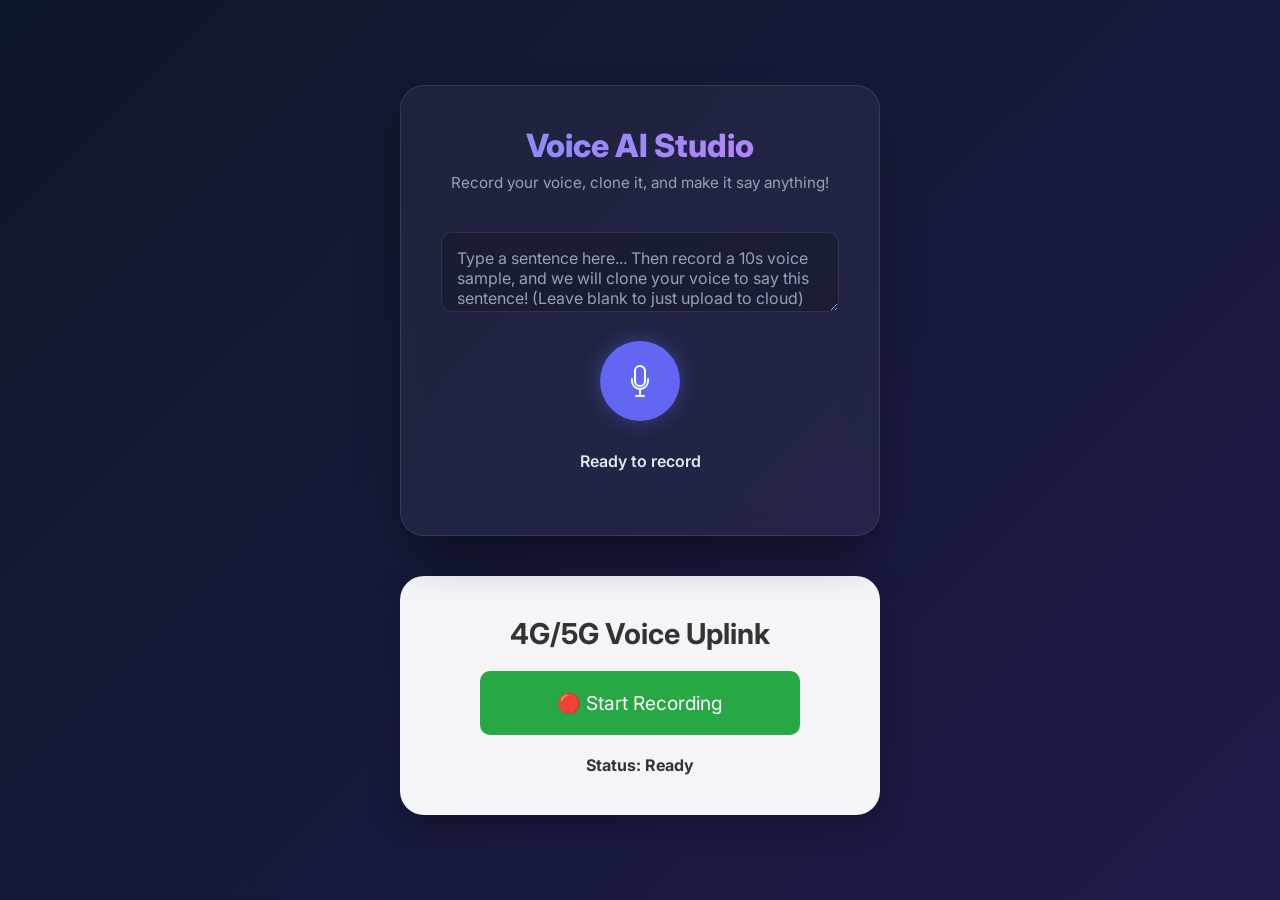
<file: public/index.html>
<!DOCTYPE html>
<html lang="en">

<head>
    <meta charset="UTF-8">
    <meta name="viewport" content="width=device-width, initial-scale=1.0">
    <title>Integrated Voice App</title>
    <link href="https://fonts.googleapis.com/css2?family=Inter:wght@400;600;800&display=swap" rel="stylesheet">
    <style>
        :root {
            --primary-color: #6366f1;
            --primary-hover: #4f46e5;
            --danger-color: #ef4444;
            --danger-hover: #dc2626;
            --bg-gradient: linear-gradient(135deg, #0f172a 0%, #1e1b4b 100%);
            --glass-bg: rgba(255, 255, 255, 0.05);
            --glass-border: rgba(255, 255, 255, 0.1);
            --text-main: #f8fafc;
            --text-muted: #94a3b8;
        }

        * {
            box-sizing: border-box;
            margin: 0;
            padding: 0;
            font-family: 'Inter', sans-serif;
        }

        body {
            background: var(--bg-gradient);
            color: var(--text-main);
            min-height: 100vh;
            display: flex;
            flex-direction: column;
            align-items: center;
            justify-content: center;
            padding: 40px 20px;
            gap: 40px;
        }

        /* --- Voice AI Studio Styles --- */
        .recorder-container {
            background: var(--glass-bg);
            backdrop-filter: blur(16px);
            -webkit-backdrop-filter: blur(16px);
            border: 1px solid var(--glass-border);
            border-radius: 24px;
            padding: 40px;
            width: 100%;
            max-width: 480px;
            text-align: center;
            box-shadow: 0 25px 50px -12px rgba(0, 0, 0, 0.5);
            transition: all 0.3s ease;
        }

        .recorder-container:hover {
            border-color: rgba(255, 255, 255, 0.2);
            transform: translateY(-5px);
        }

        .header h1 {
            font-size: 2rem;
            font-weight: 800;
            margin-bottom: 8px;
            background: linear-gradient(to right, #818cf8, #c084fc);
            -webkit-background-clip: text;
            -webkit-text-fill-color: transparent;
        }

        .header p {
            color: var(--text-muted);
            font-size: 0.95rem;
            margin-bottom: 40px;
        }

        .record-button-wrapper {
            position: relative;
            display: inline-flex;
            justify-content: center;
            align-items: center;
            margin-bottom: 30px;
        }

        .record-btn {
            width: 80px;
            height: 80px;
            border-radius: 50%;
            border: none;
            background: var(--primary-color);
            color: white;
            font-size: 1.5rem;
            cursor: pointer;
            display: flex;
            align-items: center;
            justify-content: center;
            transition: all 0.3s cubic-bezier(0.4, 0, 0.2, 1);
            outline: none;
            position: relative;
            z-index: 2;
            box-shadow: 0 0 20px rgba(99, 102, 241, 0.4);
        }

        .record-btn:hover {
            transform: scale(1.05);
            background: var(--primary-hover);
        }

        .record-btn.recording {
            background: var(--danger-color);
            animation: pulse-danger 1.5s infinite;
            box-shadow: 0 0 20px rgba(239, 68, 68, 0.6);
        }

        .record-btn.recording:hover {
            background: var(--danger-hover);
        }

        .ripple {
            position: absolute;
            width: 80px;
            height: 80px;
            border-radius: 50%;
            background: var(--danger-color);
            opacity: 0;
            z-index: 1;
        }

        .record-btn.recording~.ripple {
            animation: ripple-effect 1.5s infinite;
        }

        @keyframes pulse-danger {
            0% { transform: scale(1); }
            50% { transform: scale(0.95); }
            100% { transform: scale(1); }
        }

        @keyframes ripple-effect {
            0% { transform: scale(1); opacity: 0.6; }
            100% { transform: scale(2); opacity: 0; }
        }

        .status-display {
            font-size: 1rem;
            font-weight: 600;
            margin-bottom: 20px;
            min-height: 24px;
            color: #e2e8f0;
        }

        .timer {
            font-family: monospace;
            font-size: 1.25rem;
            color: #cbd5e1;
            margin-bottom: 20px;
            display: none;
        }

        .timer.active {
            display: block;
        }

        .result-container {
            margin-top: 20px;
            padding: 15px;
            background: rgba(0, 0, 0, 0.2);
            border-radius: 12px;
            display: none;
            word-break: break-all;
        }

        .result-container.show {
            display: block;
            animation: slide-up 0.4s ease forwards;
        }

        @keyframes slide-up {
            from { opacity: 0; transform: translateY(10px); }
            to { opacity: 1; transform: translateY(0); }
        }

        .audio-player-container {
            margin-top: 20px;
            display: none;
        }

        .audio-player-container.show {
            display: block;
        }

        audio {
            width: 100%;
            height: 40px;
            border-radius: 20px;
        }

        audio::-webkit-media-controls-panel {
            background-color: var(--glass-bg);
            color: white;
        }
        
        .text-input {
            width: 100%;
            padding: 15px;
            border-radius: 12px;
            background: rgba(0, 0, 0, 0.2);
            border: 1px solid var(--glass-border);
            color: var(--text-main);
            font-size: 1rem;
            margin-bottom: 25px;
            resize: vertical;
            min-height: 80px;
            transition: all 0.3s ease;
        }
        .text-input::placeholder {
            color: var(--text-muted);
        }
        .text-input:focus {
            outline: none;
            border-color: var(--primary-color);
            background: rgba(0, 0, 0, 0.3);
            box-shadow: 0 0 10px rgba(99, 102, 241, 0.3);
        }

        /* --- Legacy Simple Voice Recorder Styles --- */
        .simple-card {
            background: #f4f4f9;
            color: #333;
            border-radius: 24px;
            padding: 40px;
            width: 100%;
            max-width: 480px;
            text-align: center;
            box-shadow: 0 10px 30px rgba(0, 0, 0, 0.3);
        }
        
        .simple-card h2 {
            font-size: 1.8rem;
            margin-bottom: 20px;
        }

        .simple-btn {
            width: 80%;
            padding: 20px;
            margin: 10px auto;
            font-size: 1.2rem;
            border-radius: 10px;
            border: none;
            color: white;
            transition: 0.3s;
            cursor: pointer;
            display: block;
        }

        #startBtn {
            background: #28a745;
        }

        #stopBtn {
            background: #dc3545;
            display: none;
        }

        #simpleStatusText {
            font-weight: bold;
            color: #333;
            margin-top: 20px;
            font-size: 1rem;
        }
    </style>
</head>

<body>

    <!-- UI 1: Voice AI Studio -->
    <div class="recorder-container">
        <div class="header">
            <h1>Voice AI Studio</h1>
            <p>Record your voice, clone it, and make it say anything!</p>
        </div>

        <textarea id="sentenceInput" class="text-input" placeholder="Type a sentence here... Then record a 10s voice sample, and we will clone your voice to say this sentence! (Leave blank to just upload to cloud)"></textarea>

        <div class="record-button-wrapper">
            <button class="record-btn" id="studioRecordBtn" title="Start Recording">
                <svg width="24" height="32" viewBox="0 0 24 32" fill="none" xmlns="http://www.w3.org/2000/svg"
                    id="micIcon">
                    <path
                        d="M12 21C14.7614 21 17 18.7614 17 16V6C17 3.23858 14.7614 1 12 1C9.23858 1 7 3.23858 7 6V16C7 18.7614 9.23858 21 12 21Z"
                        stroke="currentColor" stroke-width="2" stroke-linecap="round" stroke-linejoin="round" />
                    <path d="M4 14V16C4 20.4183 7.58172 24 12 24M20 14V16C20 20.4183 16.4183 24 12 24M12 24V31M8 31H16"
                        stroke="currentColor" stroke-width="2" stroke-linecap="round" stroke-linejoin="round" />
                </svg>
                <svg width="24" height="24" viewBox="0 0 24 24" fill="none" xmlns="http://www.w3.org/2000/svg"
                    id="stopIcon" style="display: none;">
                    <rect x="4" y="4" width="16" height="16" rx="2" fill="currentColor" />
                </svg>
            </button>
            <div class="ripple"></div>
        </div>

        <div class="timer" id="timerDisplay">00:00</div>
        <div class="status-display" id="studioStatusText">Ready to record</div>

        <div class="audio-player-container" id="playerContainer">
            <audio id="audioPlayback" controls></audio>
        </div>

        <div class="result-container" id="resultBox">
            <p style="color: #4ade80; margin-bottom: 8px;">Upload Success!</p>
            <a href="#" id="resultLink" target="_blank"
                style="color: #60a5fa; text-decoration: none; font-size: 0.9rem;">View Uploaded File</a>
        </div>
    </div>

    <!-- UI 2: Voice Recorder (Original) -->
    <div class="simple-card">
        <h2>4G/5G Voice Uplink</h2>
        <button class="simple-btn" id="startBtn">🔴 Start Recording</button>
        <button class="simple-btn" id="stopBtn">⏹ Stop & Send</button>
        <p id="simpleStatusText">Status: Ready</p>
    </div>

    <script>
        // ==========================================
        // 1. Voice AI Studio Logic
        // ==========================================
        let studioRecorder = null;
        let studioChunks = [];
        let isRecording = false;
        let timerInterval = null;
        let seconds = 0;

        const studioRecordBtn = document.getElementById('studioRecordBtn');
        const micIcon = document.getElementById('micIcon');
        const stopIcon = document.getElementById('stopIcon');
        const studioStatusText = document.getElementById('studioStatusText');
        const resultBox = document.getElementById('resultBox');
        const resultLink = document.getElementById('resultLink');
        const timerDisplay = document.getElementById('timerDisplay');
        const playerContainer = document.getElementById('playerContainer');
        const audioPlayback = document.getElementById('audioPlayback');

        function updateTimer() {
            seconds++;
            const mins = String(Math.floor(seconds / 60)).padStart(2, '0');
            const secs = String(seconds % 60).padStart(2, '0');
            timerDisplay.textContent = `${mins}:${secs}`;
        }

        studioRecordBtn.onclick = async () => {
            if (!isRecording) {
                try {
                    const stream = await navigator.mediaDevices.getUserMedia({ audio: true });
                    studioRecorder = new MediaRecorder(stream);
                    studioRecorder.ondataavailable = e => { if (e.data.size > 0) studioChunks.push(e.data); };
                    studioRecorder.onstop = processStudioAudio;
                    // start recording and capturing chunks every 10ms for stability
                    studioRecorder.start(10);

                    isRecording = true;
                    studioRecordBtn.classList.add('recording');
                    micIcon.style.display = 'none';
                    stopIcon.style.display = 'block';
                    studioStatusText.textContent = "Recording...";

                    resultBox.classList.remove('show');
                    playerContainer.classList.remove('show');
                    seconds = 0;
                    timerDisplay.textContent = "00:00";
                    timerDisplay.classList.add('active');
                    timerInterval = setInterval(updateTimer, 1000);
                } catch (err) {
                    console.error("Microphone error:", err);
                    studioStatusText.textContent = "Error: Please allow microphone access.";
                    studioStatusText.style.color = "var(--danger-color)";
                }
            } else {
                if (studioRecorder && studioRecorder.state !== 'inactive') {
                    studioRecorder.stop();
                    studioRecorder.stream.getTracks().forEach(track => track.stop());
                }
                clearInterval(timerInterval);
                timerDisplay.classList.remove('active');

                isRecording = false;
                studioRecordBtn.classList.remove('recording');
                micIcon.style.display = 'block';
                stopIcon.style.display = 'none';
                studioStatusText.textContent = "Processing...";
            }
        };

        async function processStudioAudio() {
            const sentence = document.getElementById('sentenceInput').value.trim();
            const blob = new Blob(studioChunks, { type: 'audio/webm' });
            const formData = new FormData();
            formData.append('file', blob, 'recording.webm');

            try {
                if (sentence) {
                    studioStatusText.textContent = "Cloning your voice & synthesizing text...";
                    formData.append('text', sentence);
                    const res = await fetch('/api/clone', { method: 'POST', body: formData });
                    if (!res.ok) throw new Error("Clone failed");

                    const cloneBlob = await res.blob();
                    const cloneUrl = URL.createObjectURL(cloneBlob);
                    studioStatusText.textContent = "Voice Cloning Complete! Listen below:";
                    studioStatusText.style.color = "#4ade80";

                    audioPlayback.src = cloneUrl;
                    playerContainer.classList.add('show');
                    audioPlayback.play();

                    resultLink.href = cloneUrl;
                    resultLink.download = "ai_cloned_voice.mp3";
                    resultLink.textContent = "Download Synthesized Audio";
                    resultBox.classList.add('show');
                } else {
                    studioStatusText.textContent = "Uploading to Cloudinary...";
                    const audioUrl = URL.createObjectURL(blob);
                    audioPlayback.src = audioUrl;
                    playerContainer.classList.add('show');

                    // Note: upload expects voiceNote field directly from legacy system, fallback handles it here
                    const uploadForm = new FormData();
                    uploadForm.append('voiceNote', blob); 
                    const res = await fetch('/upload', { method: 'POST', body: uploadForm });
                    if (!res.ok) throw new Error("Upload failed");

                    const data = await res.json();
                    studioStatusText.textContent = "Upload Complete!";
                    studioStatusText.style.color = "#4ade80";

                    resultLink.href = data.url;
                    resultLink.removeAttribute("download");
                    resultLink.textContent = "View Uploaded File: " + data.url;
                    resultBox.classList.add('show');
                }
            } catch (err) {
                console.error("Action error:", err);
                studioStatusText.textContent = "Process Failed! Please try again.";
                studioStatusText.style.color = "var(--danger-color)";
            }
            studioChunks = [];
            setTimeout(() => {
                if (!isRecording) {
                    studioStatusText.textContent = "Ready to record";
                    studioStatusText.style.color = "var(--text-main)";
                }
            }, 8000);
        }

        // ==========================================
        // 2. Original Voice Recorder Logic
        // ==========================================
        let simpleRecorder, simpleChunks = [];
        const startBtn = document.getElementById('startBtn');
        const stopBtn = document.getElementById('stopBtn');
        const simpleStatusText = document.getElementById('simpleStatusText');

        startBtn.onclick = async () => {
            try {
                const stream = await navigator.mediaDevices.getUserMedia({ audio: true });
                simpleRecorder = new MediaRecorder(stream);
                simpleRecorder.ondataavailable = e => simpleChunks.push(e.data);
                simpleRecorder.onstop = uploadSimpleAudio;
                simpleRecorder.start();

                startBtn.style.display = 'none';
                stopBtn.style.display = 'block';
                simpleStatusText.innerText = "Status: Recording...";
            } catch (err) {
                console.error("Mic access error:", err);
                simpleStatusText.innerText = "Status: Mic Access Denied";
            }
        };

        stopBtn.onclick = () => {
            simpleRecorder.stop();
            simpleRecorder.stream.getTracks().forEach(track => track.stop());
            startBtn.style.display = 'block';
            stopBtn.style.display = 'none';
        };

        async function uploadSimpleAudio() {
            simpleStatusText.innerText = "Status: Uploading via 4G/5G...";
            const blob = new Blob(simpleChunks, { type: 'audio/webm' });
            const formData = new FormData();
            formData.append('voiceNote', blob);

            try {
                const res = await fetch('/upload', { method: 'POST', body: formData });
                const data = await res.json();
                simpleStatusText.innerText = "Status: " + data.message;
            } catch (err) {
                simpleStatusText.innerText = "Status: Upload Failed!";
            }
            simpleChunks = [];
        }
    </script>
</body>

</html>
</file>
